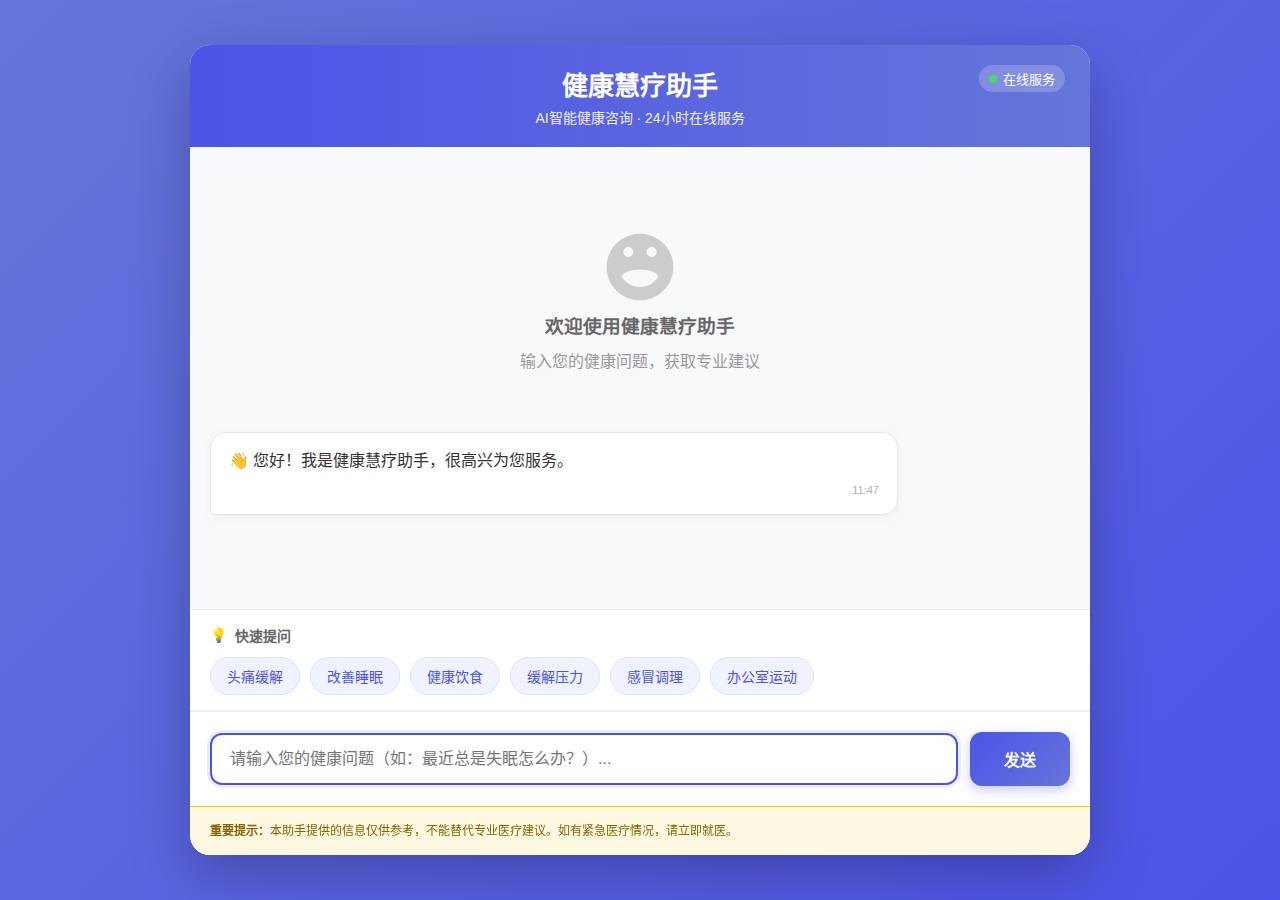
<file: index.html>
<!DOCTYPE html>
<html lang="zh-CN">
<head>
    <meta charset="UTF-8">
    <meta name="viewport" content="width=device-width, initial-scale=1.0">
    <title>健康慧疗助手</title>
    <style>
        * {
            margin: 0;
            padding: 0;
            box-sizing: border-box;
        }
        
        body {
            font-family: -apple-system, BlinkMacSystemFont, 'Segoe UI', 'PingFang SC', 'Hiragino Sans GB', 'Microsoft YaHei', sans-serif;
            background: linear-gradient(135deg, #6675D9 0%, #4d53e8 100%);
            min-height: 100vh;
            padding: 20px;
            color: #333;
            display: flex;
            justify-content: center;
            align-items: center;
        }
        
        .app-container {
            width: 100%;
            max-width: 900px;
            height: 90vh;
            background: white;
            border-radius: 20px;
            overflow: hidden;
            box-shadow: 0 20px 60px rgba(0,0,0,0.25);
            display: flex;
            flex-direction: column;
        }
        
        .header {
            background: linear-gradient(to right, #4d53e8, #6675D9);
            color: white;
            padding: 20px 25px;
            text-align: center;
            position: relative;
            flex-shrink: 0;
        }
        
        .header h1 {
            font-size: 26px;
            margin-bottom: 5px;
            font-weight: 600;
        }
        
        .header p {
            opacity: 0.9;
            font-size: 14px;
        }
        
        .status-indicator {
            position: absolute;
            top: 20px;
            right: 25px;
            display: flex;
            align-items: center;
            gap: 6px;
            font-size: 13px;
            background: rgba(255,255,255,0.2);
            padding: 4px 10px;
            border-radius: 20px;
        }
        
        .status-dot {
            width: 8px;
            height: 8px;
            border-radius: 50%;
            background: #4cd964;
            animation: pulse 2s infinite;
        }
        
        @keyframes pulse {
            0% { opacity: 0.6; }
            50% { opacity: 1; }
            100% { opacity: 0.6; }
        }
        
        .chat-container {
            flex: 1;
            padding: 20px;
            overflow-y: auto;
            background: #f8f9fa;
            scroll-behavior: smooth;
        }
        
        .message {
            margin-bottom: 15px;
            padding: 15px 18px;
            border-radius: 16px;
            max-width: 80%;
            line-height: 1.6;
            animation: slideIn 0.3s ease-out;
            word-wrap: break-word;
            box-shadow: 0 2px 8px rgba(0,0,0,0.05);
        }
        
        @keyframes slideIn {
            from { 
                opacity: 0; 
                transform: translateY(20px) scale(0.95); 
            }
            to { 
                opacity: 1; 
                transform: translateY(0) scale(1); 
            }
        }
        
        .user-message {
            background: linear-gradient(135deg, #4d53e8, #6675D9);
            color: white;
            margin-left: auto;
            border-bottom-right-radius: 5px;
        }
        
        .assistant-message {
            background: white;
            border: 1px solid #e8e8e8;
            border-bottom-left-radius: 5px;
        }
        
        .assistant-message strong {
            color: #4d53e8;
        }
        
        .assistant-message ul, .assistant-message ol {
            margin: 10px 0;
            padding-left: 20px;
        }
        
        .assistant-message li {
            margin-bottom: 5px;
        }
        
        .message-time {
            font-size: 11px;
            color: #999;
            margin-top: 8px;
            text-align: right;
            opacity: 0.8;
        }
        
        .input-area {
            padding: 20px;
            background: white;
            border-top: 1px solid #eee;
            display: flex;
            gap: 12px;
            align-items: center;
            flex-shrink: 0;
        }
        
        .input-area input {
            flex: 1;
            padding: 15px 18px;
            border: 2px solid #e8e8e8;
            border-radius: 12px;
            font-size: 16px;
            outline: none;
            transition: all 0.3s;
            background: #f9f9f9;
        }
        
        .input-area input:focus {
            border-color: #4d53e8;
            background: white;
            box-shadow: 0 0 0 3px rgba(77, 83, 232, 0.1);
        }
        
        .input-area button {
            padding: 15px 30px;
            background: linear-gradient(135deg, #4d53e8, #6675D9);
            color: white;
            border: none;
            border-radius: 12px;
            font-size: 16px;
            font-weight: 600;
            cursor: pointer;
            transition: all 0.3s;
            min-width: 100px;
            box-shadow: 0 4px 12px rgba(77, 83, 232, 0.3);
        }
        
        .input-area button:hover {
            transform: translateY(-2px);
            box-shadow: 0 6px 16px rgba(77, 83, 232, 0.4);
        }
        
        .input-area button:active {
            transform: translateY(0);
        }
        
        .input-area button:disabled {
            opacity: 0.6;
            cursor: not-allowed;
            transform: none !important;
        }
        
        .loading {
            text-align: center;
            padding: 15px;
            color: #4d53e8;
            display: none;
            background: rgba(77, 83, 232, 0.05);
            border-radius: 12px;
            margin: 0 20px 20px;
        }
        
        .loading span {
            display: inline-block;
            animation: rotate 1s linear infinite;
            margin-right: 10px;
            font-size: 18px;
        }
        
        @keyframes rotate {
            from { transform: rotate(0deg); }
            to { transform: rotate(360deg); }
        }
        
        .quick-questions {
            padding: 15px 20px;
            background: white;
            border-top: 1px solid #eee;
            border-bottom: 1px solid #eee;
        }
        
        .quick-questions h3 {
            font-size: 14px;
            color: #666;
            margin-bottom: 12px;
            display: flex;
            align-items: center;
            gap: 8px;
        }
        
        .quick-questions h3:before {
            content: "💡";
        }
        
        .quick-buttons {
            display: flex;
            flex-wrap: wrap;
            gap: 10px;
        }
        
        .quick-btn {
            padding: 8px 16px;
            background: #f0f2ff;
            border: 1px solid #dce0ff;
            border-radius: 20px;
            font-size: 14px;
            cursor: pointer;
            transition: all 0.2s;
            color: #4d53e8;
        }
        
        .quick-btn:hover {
            background: #4d53e8;
            color: white;
            border-color: #4d53e8;
            transform: translateY(-1px);
        }
        
        .disclaimer {
            padding: 15px 20px;
            background: #fff8e1;
            border-top: 1px solid #ffc107;
            font-size: 12px;
            color: #856404;
            line-height: 1.5;
        }
        
        .empty-state {
            text-align: center;
            padding: 60px 20px;
            color: #999;
        }
        
        .empty-state img {
            width: 80px;
            opacity: 0.5;
            margin-bottom: 20px;
        }
        
        .empty-state h3 {
            margin-bottom: 10px;
            color: #666;
        }
        
        /* 滚动条样式 */
        .chat-container::-webkit-scrollbar {
            width: 6px;
        }
        
        .chat-container::-webkit-scrollbar-track {
            background: transparent;
        }
        
        .chat-container::-webkit-scrollbar-thumb {
            background: #ccc;
            border-radius: 3px;
        }
        
        .chat-container::-webkit-scrollbar-thumb:hover {
            background: #aaa;
        }
        
        @media (max-width: 768px) {
            body {
                padding: 10px;
            }
            
            .app-container {
                height: 95vh;
                border-radius: 16px;
            }
            
            .header h1 {
                font-size: 22px;
            }
            
            .status-indicator {
                position: static;
                justify-content: center;
                margin-top: 10px;
            }
            
            .input-area {
                padding: 15px;
            }
            
            .input-area button {
                padding: 15px 20px;
                min-width: 80px;
            }
            
            .quick-buttons {
                justify-content: center;
            }
            
            .message {
                max-width: 90%;
            }
        }
    </style>
</head>
<body>
    <div class="app-container">
        <div class="header">
            <h1>健康慧疗助手</h1>
            <p>AI智能健康咨询 · 24小时在线服务</p>
            <div class="status-indicator">
                <div class="status-dot"></div>
                <span>在线服务</span>
            </div>
        </div>
        
        <div class="chat-container" id="chatContainer">
            <div class="empty-state" id="emptyState">
                <svg width="80" height="80" viewBox="0 0 24 24" fill="none" xmlns="http://www.w3.org/2000/svg">
                    <path d="M12 2C6.48 2 2 6.48 2 12C2 17.52 6.48 22 12 22C17.52 22 22 17.52 22 12C22 6.48 17.52 2 12 2ZM7 7.5C7 6.67 7.67 6 8.5 6C9.33 6 10 6.67 10 7.5C10 8.33 9.33 9 8.5 9C7.67 9 7 8.33 7 7.5ZM12 18C9.67 18 7.68 16.75 6.5 14.99C6.5 13.66 9.34 12.75 12 12.75C14.66 12.75 17.5 13.65 17.5 14.99C16.32 16.75 14.33 18 12 18ZM15.5 9C14.67 9 14 8.33 14 7.5C14 6.67 14.67 6 15.5 6C16.33 6 17 6.67 17 7.5C17 8.33 16.33 9 15.5 9Z" fill="#cccccc"/>
                </svg>
                <h3>欢迎使用健康慧疗助手</h3>
                <p>输入您的健康问题，获取专业建议</p>
            </div>
        </div>
        
        <div class="loading" id="loading">
            <span>⏳</span> 正在分析您的问题...
        </div>
        
        <div class="quick-questions">
            <h3>快速提问</h3>
            <div class="quick-buttons">
                <button class="quick-btn" onclick="quickQuestion('头痛有什么快速缓解方法？')">头痛缓解</button>
                <button class="quick-btn" onclick="quickQuestion('如何改善睡眠质量？')">改善睡眠</button>
                <button class="quick-btn" onclick="quickQuestion('健康的饮食习惯应该注意什么？')">健康饮食</button>
                <button class="quick-btn" onclick="quickQuestion('如何有效缓解工作压力？')">缓解压力</button>
                <button class="quick-btn" onclick="quickQuestion('感冒了应该怎么调理？')">感冒调理</button>
                <button class="quick-btn" onclick="quickQuestion('适合办公室族的运动有哪些？')">办公室运动</button>
            </div>
        </div>
        
        <div class="input-area">
            <input type="text" id="userInput" placeholder="请输入您的健康问题（如：最近总是失眠怎么办？）..." autocomplete="off">
            <button onclick="sendMessage()" id="sendBtn">发送</button>
        </div>
        
        <div class="disclaimer">
            <strong>重要提示：</strong>本助手提供的信息仅供参考，不能替代专业医疗建议。如有紧急医疗情况，请立即就医。
        </div>
    </div>

    <script>
        // API配置（后期可以替换）
        const API_CONFIG = {
            url: 'YOUR_API_URL_HERE', // 后期替换为真实API地址
            apiKey: 'YOUR_API_KEY_HERE', // 后期替换为真实API密钥
            model: 'gpt-3.5-turbo',
            temperature: 0.7
        };
        
        // 存储聊天记录
        let chatHistory = [];
        
        // 初始化
        window.onload = function() {
            // 欢迎消息
            setTimeout(() => {
                addWelcomeMessage();
            }, 500);
            
            // 输入框回车发送
            document.getElementById('userInput').addEventListener('keypress', function(e) {
                if (e.key === 'Enter') {
                    sendMessage();
                }
            });
            
            // 输入框聚焦
            document.getElementById('userInput').focus();
        };
        
        // 添加欢迎消息
        function addWelcomeMessage() {
            const welcomeMessages = [
                "👋 您好！我是健康慧疗助手，很高兴为您服务。",
                "💪 我可以为您提供专业的健康咨询、症状分析、饮食建议和生活方式指导。",
                "📝 请详细描述您的健康问题，我会尽我所能为您提供帮助。",
                "⚠️ 温馨提示：我的建议仅供参考，不能替代专业医疗诊断。"
            ];
            
            // 逐条显示欢迎消息
            welcomeMessages.forEach((msg, index) => {
                setTimeout(() => {
                    addMessage('assistant', msg);
                }, index * 800);
            });
        }
        
        // 快速提问
        function quickQuestion(question) {
            document.getElementById('userInput').value = question;
            sendMessage();
        }
        
        // 发送消息
        async function sendMessage() {
            const input = document.getElementById('userInput');
            const question = input.value.trim();
            
            if (!question) {
                input.focus();
                return;
            }
            
            // 隐藏空状态
            document.getElementById('emptyState').style.display = 'none';
            
            // 添加用户消息
            addMessage('user', question);
            input.value = '';
            
            // 显示加载中
            document.getElementById('loading').style.display = 'block';
            document.getElementById('sendBtn').disabled = true;
            
            try {
                // 调用API
                const response = await callHealthAPI(question);
                
                // 添加AI回复
                addMessage('assistant', response);
                
            } catch (error) {
                console.error('API调用错误:', error);
                
                // 使用备用回复
                const fallbackResponse = getFallbackResponse(question);
                addMessage('assistant', fallbackResponse + '\n\n（由于网络问题，当前使用备用回答）');
                
            } finally {
                // 隐藏加载中
                document.getElementById('loading').style.display = 'none';
                document.getElementById('sendBtn').disabled = false;
                input.focus();
            }
        }
        
        // 调用健康API（后期可替换为真实API）
        async function callHealthAPI(question) {
            // 这里使用模拟API，后期可以替换为真实API调用
            await simulateAPIDelay();
            
            // 如果是测试阶段，使用智能回复
            return getIntelligentResponse(question);
            
            /* 
            // 后期可以替换为真实API调用：
            const response = await fetch(API_CONFIG.url, {
                method: 'POST',
                headers: {
                    'Content-Type': 'application/json',
                    'Authorization': `Bearer ${API_CONFIG.apiKey}`
                },
                body: JSON.stringify({
                    model: API_CONFIG.model,
                    messages: [
                        {
                            role: 'system',
                            content: '你是一个专业的健康顾问，提供温暖、专业、易懂的健康建议。'
                        },
                        ...chatHistory.map(msg => ({
                            role: msg.type === 'user' ? 'user' : 'assistant',
                            content: msg.content
                        })),
                        {
                            role: 'user',
                            content: question
                        }
                    ],
                    temperature: API_CONFIG.temperature
                })
            });
            
            const data = await response.json();
            return data.choices[0].message.content;
            */
        }
        
        // 模拟API延迟
        function simulateAPIDelay() {
            return new Promise(resolve => {
                setTimeout(resolve, 800 + Math.random() * 1200);
            });
        }
        
        // 智能回复（模拟AI回复）
        function getIntelligentResponse(question) {
            const responses = {
                // 头痛相关
                '头痛': `**头痛缓解建议：**
1. **休息放松**：找个安静的地方休息15-20分钟
2. **适当按摩**：轻轻按摩太阳穴和颈部
3. **冷敷热敷**：
   - 紧张性头痛：热敷后颈部
   - 偏头痛：冷敷前额
4. **补充水分**：确保喝足够的水
5. **调整姿势**：避免长时间保持同一姿势

如果头痛持续或加剧，建议就医检查。`,

                '失眠': `**改善睡眠质量的方法：**
1. **建立规律作息**：
   - 每天固定时间睡觉和起床
   - 周末也不要睡懒觉
2. **睡前准备**：
   - 睡前一小时关闭电子设备
   - 可以阅读纸质书或听轻音乐
3. **营造舒适环境**：
   - 保持卧室安静、黑暗、凉爽
   - 使用舒适的床上用品
4. **放松技巧**：
   - 深呼吸练习：4-7-8呼吸法
   - 渐进式肌肉放松
5. **白天习惯**：
   - 白天适当运动
   - 避免午睡过长（不超过30分钟）

建议坚持2-4周观察效果。`,

                '饮食': `**健康饮食建议：**
1. **均衡膳食**：
   - 每餐包含蛋白质、碳水化合物、健康脂肪
   - 多吃不同颜色的蔬菜水果
2. **适量原则**：
   - 控制主食摄入量
   - 适量优质蛋白（鱼、豆、蛋、奶）
3. **烹饪方式**：
   - 多蒸煮，少油炸
   - 控制油盐糖用量
4. **进食习惯**：
   - 细嚼慢咽，每口咀嚼20-30次
   - 不要边吃边看手机/电视
5. **水分补充**：
   - 每天喝够1.5-2升水
   - 避免含糖饮料

记住：没有"完美"饮食，关键是长期坚持。`,

                '压力': `**缓解压力方法：**
1. **身体层面**：
   - 每天30分钟有氧运动
   - 瑜伽或太极等温和运动
   - 保证7-8小时睡眠
2. **心理层面**：
   - 写日记记录感受
   - 练习正念冥想
   - 培养兴趣爱好
3. **社交层面**：
   - 与信任的人交流
   - 参加社交活动
   - 学会说"不"
4. **工作层面**：
   - 合理规划时间
   - 定期休息放松
   - 分解大任务为小目标

如果压力持续影响生活，建议寻求专业帮助。`,

                '感冒': `**感冒调理建议：**
1. **充分休息**：
   - 保证充足睡眠
   - 减少工作和活动量
2. **补充水分**：
   - 多喝温水
   - 可以喝一些蜂蜜柠檬水
3. **饮食调理**：
   - 吃易消化的食物
   - 补充维生素C（橙子、猕猴桃）
4. **症状缓解**：
   - 鼻塞：温盐水洗鼻
   - 喉咙痛：温盐水漱口
5. **注意事项**：
   - 勤洗手，避免传染
   - 保持室内空气流通

如果症状持续超过一周或加重，请及时就医。`,

                '运动': `**适合办公室族的运动：**
1. **办公室微运动**：
   - 每小时起身活动5分钟
   - 坐姿伸展运动
2. **日常增加活动量**：
   - 走楼梯代替电梯
   - 午休时间散步15分钟
3. **规律锻炼**：
   - 每周3-5次，每次30分钟
   - 有氧运动：快走、游泳、骑车
4. **力量训练**：
   - 每周2次全身力量训练
   - 可以使用弹力带或小哑铃
5. **柔韧性训练**：
   - 每天拉伸5-10分钟
   - 尝试办公室瑜伽

关键是找到适合自己的运动并坚持下去。`
            };
            
            // 查找匹配的关键词
            for (const [keyword, response] of Object.entries(responses)) {
                if (question.includes(keyword)) {
                    return response;
                }
            }
            
            // 通用回复模板
            const genericResponses = [
                `感谢您的提问。${question} 是一个值得关注的问题。

基于我的专业判断，我建议：
1. **详细记录症状**：包括发生时间、频率、强度
2. **观察影响因素**：记录饮食、作息、情绪变化
3. **尝试调整**：从小改变开始，观察效果
4. **寻求专业帮助**：如果症状持续或加重

请记住：健康问题的个体差异很大，我的建议仅供参考。`,

                `我理解您对"${question}"的关心。健康管理是一个渐进的过程。

我的建议：
• **全面评估**：考虑身体状况、生活习惯、心理状态
• **循序渐进**：不要急于求成，小改变往往更有效
• **建立习惯**：将健康行为融入日常生活
• **定期检查**：关注身体的变化和反应

如有需要，我可以提供更具体的指导。`,

                `"${question}"确实是一个重要的健康话题。

在给出具体建议前，我想了解：
• 这种情况持续多久了？
• 是否已经尝试过什么方法？
• 对日常生活有多大影响？

根据现有信息，我的初步建议是：
1. 保持均衡的饮食和充足的睡眠
2. 适度运动，但不要过度
3. 管理压力，保持良好心态
4. 如有疑问，及时咨询专业医生`
            ];
            
            return genericResponses[Math.floor(Math.random() * genericResponses.length)];
        }
        
        // 备用回复（API失败时使用）
        function getFallbackResponse(question) {
            const fallbacks = [
                `关于"${question}"，我建议您：保持良好的生活习惯，均衡饮食，适度运动。如有持续不适，请及时就医。`,
                `健康问题需要个体化分析。建议您详细记录症状变化，并咨询专业医疗机构获取准确建议。`,
                `理解您的担忧。许多健康问题可以通过改善生活方式得到缓解，建议从规律作息和健康饮食开始。`
            ];
            
            return fallbacks[Math.floor(Math.random() * fallbacks.length)];
        }
        
        // 添加消息到聊天窗口
        function addMessage(type, content) {
            const chatContainer = document.getElementById('chatContainer');
            const messageDiv = document.createElement('div');
            const time = new Date().toLocaleTimeString('zh-CN', { 
                hour: '2-digit', 
                minute: '2-digit' 
            });
            
            messageDiv.className = `message ${type}-message`;
            
            // 格式化回复内容（将**加粗**转换为<strong>）
            let formattedContent = content
                .replace(/\*\*(.*?)\*\*/g, '<strong>$1</strong>')
                .replace(/\n\d+\./g, '\n<br>$&')
                .replace(/\n•/g, '\n<br>•')
                .replace(/\n\n/g, '\n<br><br>');
            
            messageDiv.innerHTML = `
                ${formattedContent}
                <div class="message-time">${time}</div>
            `;
            
            chatContainer.appendChild(messageDiv);
            chatContainer.scrollTop = chatContainer.scrollHeight;
            
            // 保存到聊天历史
            chatHistory.push({ 
                type, 
                content: content.replace(/\*\*/g, ''), // 去掉格式标记
                time 
            });
            
            // 限制历史记录长度
            if (chatHistory.length > 20) {
                chatHistory = chatHistory.slice(-15);
            }
        }
        
        // 清空聊天记录
        function clearChat() {
            document.getElementById('chatContainer').innerHTML = '';
            chatHistory = [];
            document.getElementById('emptyState').style.display = 'block';
            addWelcomeMessage();
        }
        
        // 键盘快捷键
        document.addEventListener('keydown', function(e) {
            // Ctrl + K 清空聊天
            if (e.ctrlKey && e.key === 'k') {
                e.preventDefault();
                clearChat();
            }
            
            // Ctrl + / 聚焦输入框
            if (e.ctrlKey && e.key === '/') {
                e.preventDefault();
                document.getElementById('userInput').focus();
            }
        });
    </script>
</body>
</html>
</file>
